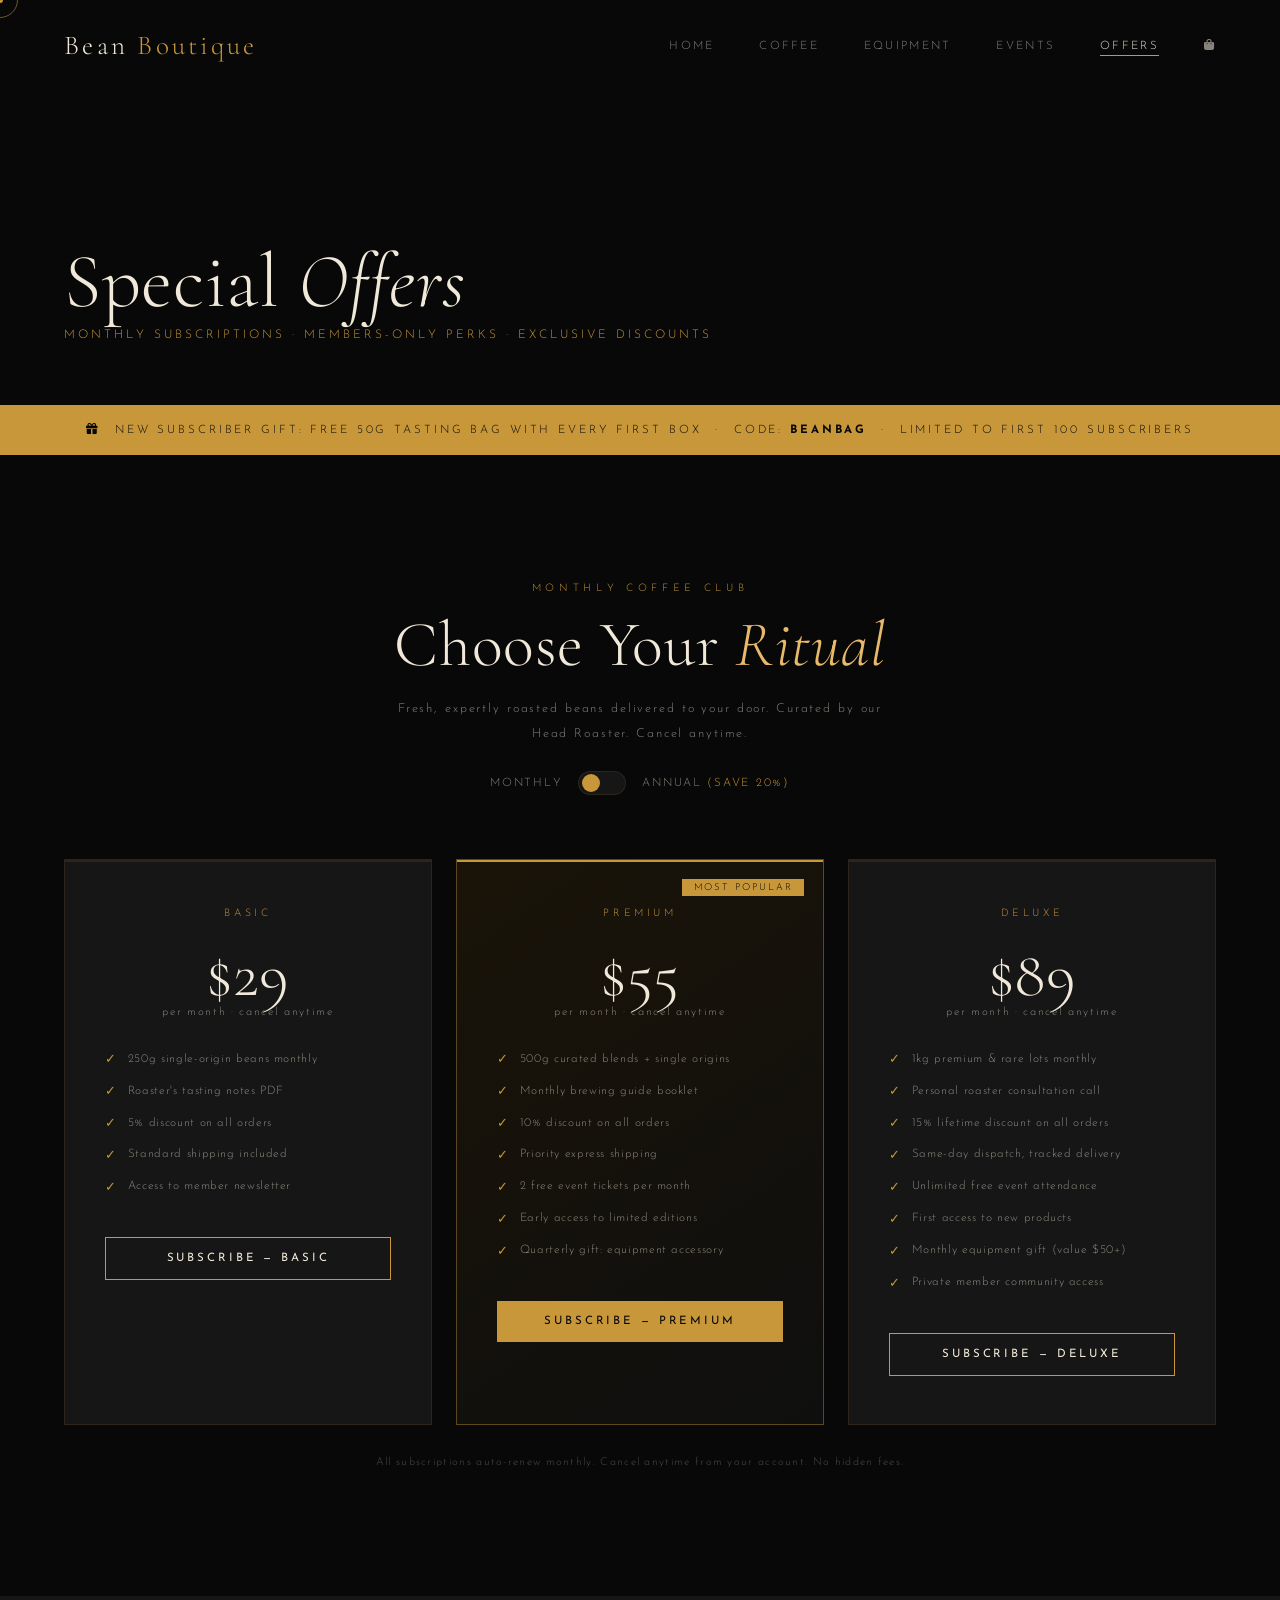
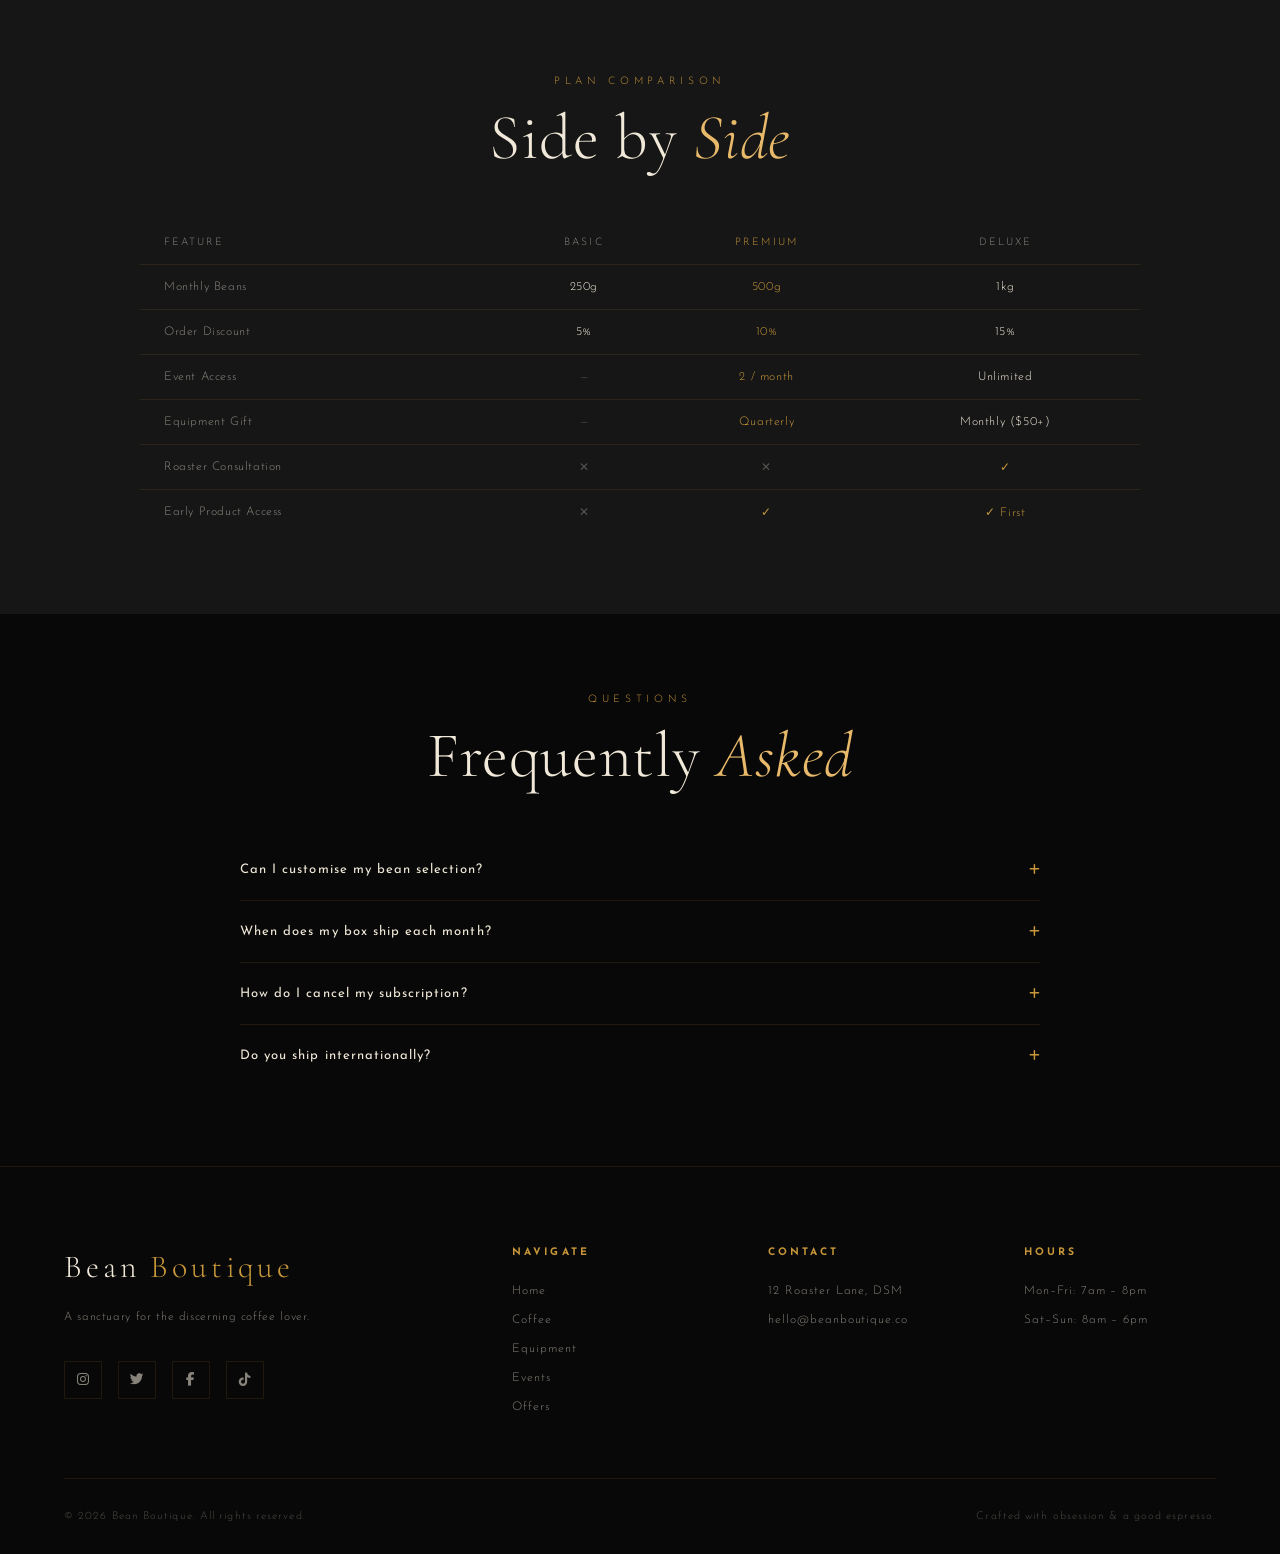
<file: offers.html>
<!DOCTYPE html>
<html lang="en">
<head>
  <meta charset="UTF-8" />
  <meta name="viewport" content="width=device-width, initial-scale=1.0" />
  <title>Special Offers — Bean Boutique</title>
  <link rel="stylesheet" href="style.css" />
  <link rel="stylesheet" href="https://cdnjs.cloudflare.com/ajax/libs/font-awesome/6.5.0/css/all.min.css" />
</head>
<body>

<div class="page-loader"><div class="loader-logo">Bean <span>Boutique</span></div></div>
<div id="scroll-progress"></div>
<div class="cursor-dot"></div>
<div class="cursor-ring"></div>

<!-- NAVBAR -->
<nav class="navbar">
  <a href="index.html" class="nav-logo">Bean <span>Boutique</span></a>
  <ul class="nav-links">
    <li><a href="index.html">Home</a></li>
    <li><a href="coffee.html">Coffee</a></li>
    <li><a href="equipment.html">Equipment</a></li>
    <li><a href="events.html">Events</a></li>
    <li><a href="offers.html" class="active">Offers</a></li>
    <li><a href="cart.html" class="nav-cart-icon"><i class="fas fa-shopping-bag"></i><span class="cart-count">0</span></a></li>
  </ul>
  <div class="hamburger"><span></span><span></span><span></span></div>
</nav>
<div class="mobile-nav">
  <a href="index.html">Home</a><a href="coffee.html">Coffee</a><a href="equipment.html">Equipment</a>
  <a href="events.html">Events</a><a href="offers.html">Offers</a><a href="cart.html">Cart</a>
</div>

<!-- PAGE HERO -->
<div class="page-hero" style="background-image:url('https://images.unsplash.com/photo-1442512595331-e89e73853f31?w=1920&q=80');">
  <div style="position:absolute;inset:0;background:linear-gradient(to top,rgba(8,8,8,0.95) 0%,rgba(8,8,8,0.4) 100%);"></div>
  <div class="page-hero-content">
    <h1 class="page-hero-title">Special <em>Offers</em></h1>
    <p class="page-hero-sub">Monthly Subscriptions · Members-Only Perks · Exclusive Discounts</p>
  </div>
</div>

<!-- CURRENT OFFERS BANNER -->
<section style="background:var(--gold);padding:1.2rem 4rem;">
  <div style="max-width:1300px;margin:0 auto;display:flex;justify-content:center;align-items:center;gap:2rem;flex-wrap:wrap;">
    <p style="font-size:0.72rem;letter-spacing:0.25em;text-transform:uppercase;color:var(--black);font-family:var(--font-body);">
      <i class="fas fa-gift"></i> &nbsp;New subscriber gift: Free 50g tasting bag with every first box &nbsp;·&nbsp; Code: <strong>BEANBAG</strong> &nbsp;·&nbsp; Limited to first 100 subscribers
    </p>
  </div>
</section>

<!-- SUBSCRIPTION PLANS -->
<section class="section" style="background:var(--black);">
  <div style="max-width:1300px;margin:0 auto;text-align:center;">
    <p class="section-label reveal" style="text-align:center;">Monthly Coffee Club</p>
    <h2 class="section-title reveal reveal-delay-1" style="text-align:center;max-width:600px;margin:0 auto 1rem;">
      Choose Your <em>Ritual</em>
    </h2>
    <p class="section-subtitle reveal reveal-delay-2" style="text-align:center;margin:0 auto 1.5rem;">
      Fresh, expertly roasted beans delivered to your door. Curated by our Head Roaster. Cancel anytime.
    </p>

    <!-- Toggle Monthly/Annual -->
    <div class="reveal" style="display:flex;align-items:center;justify-content:center;gap:1rem;margin-bottom:3rem;">
      <span style="font-size:0.72rem;letter-spacing:0.15em;text-transform:uppercase;color:var(--cream-dim);">Monthly</span>
      <div id="billing-toggle" onclick="toggleBilling()" style="width:48px;height:24px;background:var(--charcoal);border:1px solid var(--border-glass);border-radius:12px;cursor:none;position:relative;transition:background 0.3s;">
        <div id="toggle-knob" style="width:18px;height:18px;background:var(--gold);border-radius:50%;position:absolute;top:2px;left:3px;transition:left 0.3s;"></div>
      </div>
      <span style="font-size:0.72rem;letter-spacing:0.15em;text-transform:uppercase;color:var(--cream-dim);">Annual <span style="color:var(--gold);">(Save 20%)</span></span>
    </div>

    <div class="offers-grid">

      <!-- Basic -->
      <div class="offer-card reveal">
        <div class="offer-plan">Basic</div>
        <div class="offer-price" id="basic-price">$29</div>
        <div class="offer-period">per month · cancel anytime</div>
        <ul class="offer-features">
          <li>250g single-origin beans monthly</li>
          <li>Roaster's tasting notes PDF</li>
          <li>5% discount on all orders</li>
          <li>Standard shipping included</li>
          <li>Access to member newsletter</li>
        </ul>
        <button class="btn-outline subscribe-btn" data-plan="Basic" style="width:100%;padding:0.9rem;font-size:0.72rem;">
          Subscribe — Basic
        </button>
      </div>

      <!-- Premium (featured) -->
      <div class="offer-card featured reveal reveal-delay-1">
        <div class="offer-badge">Most Popular</div>
        <div class="offer-plan">Premium</div>
        <div class="offer-price" id="premium-price">$55</div>
        <div class="offer-period">per month · cancel anytime</div>
        <ul class="offer-features">
          <li>500g curated blends + single origins</li>
          <li>Monthly brewing guide booklet</li>
          <li>10% discount on all orders</li>
          <li>Priority express shipping</li>
          <li>2 free event tickets per month</li>
          <li>Early access to limited editions</li>
          <li>Quarterly gift: equipment accessory</li>
        </ul>
        <button class="btn-primary subscribe-btn" data-plan="Premium" style="width:100%;padding:0.9rem;font-size:0.72rem;">
          <span>Subscribe — Premium</span>
        </button>
      </div>

      <!-- Deluxe -->
      <div class="offer-card reveal reveal-delay-2">
        <div class="offer-plan">Deluxe</div>
        <div class="offer-price" id="deluxe-price">$89</div>
        <div class="offer-period">per month · cancel anytime</div>
        <ul class="offer-features">
          <li>1kg premium & rare lots monthly</li>
          <li>Personal roaster consultation call</li>
          <li>15% lifetime discount on all orders</li>
          <li>Same-day dispatch, tracked delivery</li>
          <li>Unlimited free event attendance</li>
          <li>First access to new products</li>
          <li>Monthly equipment gift (value $50+)</li>
          <li>Private member community access</li>
        </ul>
        <button class="btn-outline subscribe-btn" data-plan="Deluxe" style="width:100%;padding:0.9rem;font-size:0.72rem;">
          Subscribe — Deluxe
        </button>
      </div>

    </div><!-- /offers-grid -->

    <p class="reveal" style="margin-top:2rem;font-size:0.68rem;color:rgba(240,232,216,0.3);letter-spacing:0.12em;text-align:center;">
      All subscriptions auto-renew monthly. Cancel anytime from your account. No hidden fees.
    </p>
  </div>
</section>

<!-- COMPARISON TABLE -->
<section class="section" style="background:var(--charcoal);padding-top:5rem;padding-bottom:5rem;">
  <div style="max-width:1000px;margin:0 auto;">
    <p class="section-label reveal" style="text-align:center;">Plan Comparison</p>
    <h2 class="section-title reveal reveal-delay-1" style="text-align:center;margin-bottom:3rem;">Side by <em>Side</em></h2>

    <div class="reveal" style="overflow-x:auto;">
      <table style="width:100%;border-collapse:collapse;font-size:0.75rem;letter-spacing:0.05em;">
        <thead>
          <tr style="border-bottom:1px solid var(--border-glass);">
            <th style="text-align:left;padding:1rem 1.5rem;color:var(--cream-dim);font-weight:300;text-transform:uppercase;letter-spacing:0.2em;font-size:0.65rem;">Feature</th>
            <th style="text-align:center;padding:1rem;color:var(--cream-dim);font-weight:300;text-transform:uppercase;letter-spacing:0.2em;font-size:0.65rem;">Basic</th>
            <th style="text-align:center;padding:1rem;color:var(--gold);font-weight:300;text-transform:uppercase;letter-spacing:0.2em;font-size:0.65rem;">Premium</th>
            <th style="text-align:center;padding:1rem;color:var(--cream-dim);font-weight:300;text-transform:uppercase;letter-spacing:0.2em;font-size:0.65rem;">Deluxe</th>
          </tr>
        </thead>
        <tbody>
          <tr style="border-bottom:1px solid var(--border-glass);">
            <td style="padding:1rem 1.5rem;color:var(--cream-dim);">Monthly Beans</td>
            <td style="text-align:center;padding:1rem;color:var(--cream);">250g</td>
            <td style="text-align:center;padding:1rem;color:var(--gold);">500g</td>
            <td style="text-align:center;padding:1rem;color:var(--cream);">1kg</td>
          </tr>
          <tr style="border-bottom:1px solid var(--border-glass);">
            <td style="padding:1rem 1.5rem;color:var(--cream-dim);">Order Discount</td>
            <td style="text-align:center;padding:1rem;color:var(--cream);">5%</td>
            <td style="text-align:center;padding:1rem;color:var(--gold);">10%</td>
            <td style="text-align:center;padding:1rem;color:var(--cream);">15%</td>
          </tr>
          <tr style="border-bottom:1px solid var(--border-glass);">
            <td style="padding:1rem 1.5rem;color:var(--cream-dim);">Event Access</td>
            <td style="text-align:center;padding:1rem;color:rgba(240,232,216,0.3);">—</td>
            <td style="text-align:center;padding:1rem;color:var(--gold);">2 / month</td>
            <td style="text-align:center;padding:1rem;color:var(--cream);">Unlimited</td>
          </tr>
          <tr style="border-bottom:1px solid var(--border-glass);">
            <td style="padding:1rem 1.5rem;color:var(--cream-dim);">Equipment Gift</td>
            <td style="text-align:center;padding:1rem;color:rgba(240,232,216,0.3);">—</td>
            <td style="text-align:center;padding:1rem;color:var(--gold);">Quarterly</td>
            <td style="text-align:center;padding:1rem;color:var(--cream);">Monthly ($50+)</td>
          </tr>
          <tr style="border-bottom:1px solid var(--border-glass);">
            <td style="padding:1rem 1.5rem;color:var(--cream-dim);">Roaster Consultation</td>
            <td style="text-align:center;color:rgba(240,232,216,0.3);">✕</td>
            <td style="text-align:center;color:rgba(240,232,216,0.3);">✕</td>
            <td style="text-align:center;color:var(--gold);">✓</td>
          </tr>
          <tr>
            <td style="padding:1rem 1.5rem;color:var(--cream-dim);">Early Product Access</td>
            <td style="text-align:center;color:rgba(240,232,216,0.3);">✕</td>
            <td style="text-align:center;color:var(--gold);">✓</td>
            <td style="text-align:center;color:var(--gold);">✓ First</td>
          </tr>
        </tbody>
      </table>
    </div>
  </div>
</section>

<!-- FAQ -->
<section class="section" style="background:var(--black);padding-top:5rem;padding-bottom:5rem;">
  <div style="max-width:800px;margin:0 auto;">
    <p class="section-label reveal" style="text-align:center;">Questions</p>
    <h2 class="section-title reveal reveal-delay-1" style="text-align:center;margin-bottom:3rem;">Frequently <em>Asked</em></h2>

    <div style="display:flex;flex-direction:column;gap:0;">
      <!-- FAQ Items -->
      <div class="faq-item reveal" style="border-bottom:1px solid var(--border-glass);padding:1.5rem 0;">
        <button class="faq-q" onclick="toggleFaq(this)" style="width:100%;display:flex;justify-content:space-between;align-items:center;cursor:none;background:none;border:none;text-align:left;">
          <span style="font-size:0.82rem;letter-spacing:0.08em;color:var(--cream);">Can I customise my bean selection?</span>
          <i class="fas fa-plus" style="color:var(--gold);font-size:0.75rem;transition:transform 0.3s;flex-shrink:0;margin-left:1rem;"></i>
        </button>
        <div class="faq-a" style="max-height:0;overflow:hidden;transition:max-height 0.4s ease;">
          <p style="font-size:0.75rem;line-height:2;color:var(--cream-dim);padding-top:1rem;">Yes — after your first box you can log in and set preferences including roast level (light, medium, dark), origin, and processing method. Premium and Deluxe subscribers can also request specific origins.</p>
        </div>
      </div>
      <div class="faq-item reveal reveal-delay-1" style="border-bottom:1px solid var(--border-glass);padding:1.5rem 0;">
        <button class="faq-q" onclick="toggleFaq(this)" style="width:100%;display:flex;justify-content:space-between;align-items:center;cursor:none;background:none;border:none;text-align:left;">
          <span style="font-size:0.82rem;letter-spacing:0.08em;color:var(--cream);">When does my box ship each month?</span>
          <i class="fas fa-plus" style="color:var(--gold);font-size:0.75rem;transition:transform 0.3s;flex-shrink:0;margin-left:1rem;"></i>
        </button>
        <div class="faq-a" style="max-height:0;overflow:hidden;transition:max-height 0.4s ease;">
          <p style="font-size:0.75rem;line-height:2;color:var(--cream-dim);padding-top:1rem;">Boxes are roasted and shipped on the 1st of every month (or the next business day). You'll receive tracking information via email. Deluxe subscribers receive same-day dispatch with next-day delivery.</p>
        </div>
      </div>
      <div class="faq-item reveal reveal-delay-2" style="border-bottom:1px solid var(--border-glass);padding:1.5rem 0;">
        <button class="faq-q" onclick="toggleFaq(this)" style="width:100%;display:flex;justify-content:space-between;align-items:center;cursor:none;background:none;border:none;text-align:left;">
          <span style="font-size:0.82rem;letter-spacing:0.08em;color:var(--cream);">How do I cancel my subscription?</span>
          <i class="fas fa-plus" style="color:var(--gold);font-size:0.75rem;transition:transform 0.3s;flex-shrink:0;margin-left:1rem;"></i>
        </button>
        <div class="faq-a" style="max-height:0;overflow:hidden;transition:max-height 0.4s ease;">
          <p style="font-size:0.75rem;line-height:2;color:var(--cream-dim);padding-top:1rem;">Cancel anytime from your account dashboard with one click, or email us at hello@beanboutique.co. Cancel before the 25th of the month to avoid the next billing cycle. No questions asked, no fees.</p>
        </div>
      </div>
      <div class="faq-item reveal" style="padding:1.5rem 0;">
        <button class="faq-q" onclick="toggleFaq(this)" style="width:100%;display:flex;justify-content:space-between;align-items:center;cursor:none;background:none;border:none;text-align:left;">
          <span style="font-size:0.82rem;letter-spacing:0.08em;color:var(--cream);">Do you ship internationally?</span>
          <i class="fas fa-plus" style="color:var(--gold);font-size:0.75rem;transition:transform 0.3s;flex-shrink:0;margin-left:1rem;"></i>
        </button>
        <div class="faq-a" style="max-height:0;overflow:hidden;transition:max-height 0.4s ease;">
          <p style="font-size:0.75rem;line-height:2;color:var(--cream-dim);padding-top:1rem;">Currently we ship across East Africa (Tanzania, Kenya, Uganda, Rwanda). International shipping to Europe and North America is launching Q3 2026. Join the waitlist by emailing hello@beanboutique.co.</p>
        </div>
      </div>
    </div>
  </div>
</section>

<!-- FOOTER -->
<footer>
  <div class="footer-grid">
    <div class="footer-brand">
      <span class="nav-logo">Bean <span>Boutique</span></span>
      <p class="footer-tagline">A sanctuary for the discerning coffee lover.</p>
      <div class="social-links">
        <a href="#"><i class="fab fa-instagram"></i></a>
        <a href="#"><i class="fab fa-twitter"></i></a>
        <a href="#"><i class="fab fa-facebook-f"></i></a>
        <a href="#"><i class="fab fa-tiktok"></i></a>
      </div>
    </div>
    <div class="footer-col"><h5>Navigate</h5><ul>
      <li><a href="index.html">Home</a></li><li><a href="coffee.html">Coffee</a></li>
      <li><a href="equipment.html">Equipment</a></li><li><a href="events.html">Events</a></li>
      <li><a href="offers.html">Offers</a></li>
    </ul></div>
    <div class="footer-col"><h5>Contact</h5><ul>
      <li><a href="#">12 Roaster Lane, DSM</a></li>
      <li><a href="mailto:hello@beanboutique.co">hello@beanboutique.co</a></li>
    </ul></div>
    <div class="footer-col"><h5>Hours</h5><ul>
      <li><a href="#">Mon–Fri: 7am – 8pm</a></li>
      <li><a href="#">Sat–Sun: 8am – 6pm</a></li>
    </ul></div>
  </div>
  <div class="footer-bottom">
    <p>© 2026 Bean Boutique. All rights reserved.</p>
    <p>Crafted with obsession &amp; a good espresso.</p>
  </div>
</footer>

<script src="script.js"></script>
<script>
// Billing toggle
let isAnnual = false;
const prices = { basic: 29, premium: 55, deluxe: 89 };

function toggleBilling() {
  isAnnual = !isAnnual;
  const knob = document.getElementById('toggle-knob');
  knob.style.left = isAnnual ? '27px' : '3px';

  const mult = isAnnual ? 0.8 : 1;
  document.getElementById('basic-price').textContent   = '$' + Math.round(prices.basic   * mult);
  document.getElementById('premium-price').textContent = '$' + Math.round(prices.premium * mult);
  document.getElementById('deluxe-price').textContent  = '$' + Math.round(prices.deluxe  * mult);
}

// FAQ accordion
function toggleFaq(btn) {
  const answer = btn.nextElementSibling;
  const icon   = btn.querySelector('i');
  const isOpen = answer.style.maxHeight && answer.style.maxHeight !== '0px';

  // Close all
  document.querySelectorAll('.faq-a').forEach(a => a.style.maxHeight = '0px');
  document.querySelectorAll('.faq-q i').forEach(i => { i.style.transform = 'rotate(0deg)'; });

  if (!isOpen) {
    answer.style.maxHeight = answer.scrollHeight + 'px';
    icon.style.transform = 'rotate(45deg)';
  }
}
</script>
</body>
</html>
</file>
<file: style.css>
/* ============================================================
   BEAN BOUTIQUE — Cinematic Dark Luxury Coffee Experience
   style.css — Main Stylesheet
   ============================================================ */

/* ── Google Fonts ─────────────────────────────────────────── */
@import url('https://fonts.googleapis.com/css2?family=Cormorant+Garamond:ital,wght@0,300;0,400;0,600;1,300;1,400&family=Josefin+Sans:wght@100;200;300;400&family=Playfair+Display:ital,wght@0,400;0,700;1,400&display=swap');

/* ── CSS Variables ────────────────────────────────────────── */
:root {
  --black:        #080808;
  --black-2:      #0f0f0f;
  --charcoal:     #161616;
  --charcoal-2:   #1e1e1e;
  --gold:         #c8973a;
  --gold-light:   #e8b96a;
  --gold-dim:     rgba(200, 151, 58, 0.18);
  --cream:        #f0e8d8;
  --cream-dim:    rgba(240, 232, 216, 0.55);
  --white-glass:  rgba(255, 255, 255, 0.04);
  --border-glass: rgba(200, 151, 58, 0.12);
  --shadow-gold:  0 0 40px rgba(200, 151, 58, 0.18);
  --font-display: 'Cormorant Garamond', serif;
  --font-body:    'Josefin Sans', sans-serif;
  --font-title:   'Playfair Display', serif;
  --transition:   0.45s cubic-bezier(0.25, 0.46, 0.45, 0.94);
  --transition-fast: 0.25s ease;
}

/* ── Reset & Base ─────────────────────────────────────────── */
*, *::before, *::after { margin: 0; padding: 0; box-sizing: border-box; }

html { scroll-behavior: smooth; font-size: 16px; }

body {
  background-color: var(--black);
  color: var(--cream);
  font-family: var(--font-body);
  font-weight: 300;
  letter-spacing: 0.04em;
  overflow-x: hidden;
  cursor: none;
}

a { text-decoration: none; color: inherit; }
ul { list-style: none; }
img { display: block; max-width: 100%; }
button { cursor: none; border: none; background: none; font-family: var(--font-body); }
input, textarea, select { font-family: var(--font-body); }

/* ── Custom Cursor ────────────────────────────────────────── */
.cursor-dot,
.cursor-ring {
  position: fixed;
  top: 0; left: 0;
  pointer-events: none;
  z-index: 9999;
  transform: translate(-50%, -50%);
  transition: opacity 0.3s;
}
.cursor-dot {
  width: 6px; height: 6px;
  background: var(--gold);
  border-radius: 50%;
}
.cursor-ring {
  width: 36px; height: 36px;
  border: 1px solid rgba(200, 151, 58, 0.55);
  border-radius: 50%;
  transition: width 0.3s, height 0.3s, border-color 0.3s;
}
.cursor-ring.hovering {
  width: 56px; height: 56px;
  border-color: var(--gold);
}

/* ── Scroll Progress Bar ──────────────────────────────────── */
#scroll-progress {
  position: fixed;
  top: 0; left: 0;
  height: 2px;
  background: linear-gradient(90deg, var(--gold), var(--gold-light));
  z-index: 9998;
  width: 0%;
  transition: width 0.1s linear;
}

/* ── Navbar ───────────────────────────────────────────────── */
.navbar {
  position: fixed;
  top: 0; left: 0; width: 100%;
  z-index: 1000;
  padding: 1.8rem 4rem;
  display: flex;
  align-items: center;
  justify-content: space-between;
  transition: var(--transition);
}
.navbar.scrolled {
  background: rgba(8, 8, 8, 0.88);
  backdrop-filter: blur(24px);
  -webkit-backdrop-filter: blur(24px);
  padding: 1.2rem 4rem;
  border-bottom: 1px solid var(--border-glass);
}
.nav-logo {
  font-family: var(--font-display);
  font-size: 1.7rem;
  font-weight: 300;
  letter-spacing: 0.12em;
  color: var(--cream);
}
.nav-logo span { color: var(--gold); }

.nav-links {
  display: flex;
  gap: 2.8rem;
  align-items: center;
}
.nav-links a {
  font-size: 0.72rem;
  letter-spacing: 0.2em;
  text-transform: uppercase;
  color: var(--cream-dim);
  position: relative;
  transition: color var(--transition-fast);
}
.nav-links a::after {
  content: '';
  position: absolute;
  bottom: -4px; left: 0;
  width: 0; height: 1px;
  background: var(--gold);
  transition: width var(--transition);
}
.nav-links a:hover,
.nav-links a.active { color: var(--cream); }
.nav-links a:hover::after,
.nav-links a.active::after { width: 100%; }

.nav-cart-icon {
  position: relative;
  font-size: 1.1rem;
}
.cart-count {
  position: absolute;
  top: -8px; right: -10px;
  background: var(--gold);
  color: var(--black);
  font-size: 0.6rem;
  font-weight: 400;
  width: 16px; height: 16px;
  border-radius: 50%;
  display: flex; align-items: center; justify-content: center;
  letter-spacing: 0;
}

/* Hamburger */
.hamburger {
  display: none;
  flex-direction: column;
  gap: 5px;
  cursor: none;
}
.hamburger span {
  width: 24px; height: 1px;
  background: var(--cream);
  transition: var(--transition);
}
.hamburger.open span:nth-child(1) { transform: translateY(6px) rotate(45deg); }
.hamburger.open span:nth-child(2) { opacity: 0; }
.hamburger.open span:nth-child(3) { transform: translateY(-6px) rotate(-45deg); }

/* Mobile nav */
.mobile-nav {
  display: none;
  position: fixed;
  inset: 0;
  background: rgba(8, 8, 8, 0.97);
  backdrop-filter: blur(30px);
  z-index: 999;
  flex-direction: column;
  align-items: center;
  justify-content: center;
  gap: 2.5rem;
  opacity: 0;
  pointer-events: none;
  transition: opacity var(--transition);
}
.mobile-nav.open { display: flex; opacity: 1; pointer-events: all; }
.mobile-nav a {
  font-family: var(--font-display);
  font-size: 2.8rem;
  font-weight: 300;
  letter-spacing: 0.1em;
  color: var(--cream-dim);
  transition: color var(--transition-fast);
}
.mobile-nav a:hover { color: var(--gold); }

/* ── Hero Section ─────────────────────────────────────────── */
.hero {
  position: relative;
  height: 100vh;
  min-height: 700px;
  display: flex;
  align-items: center;
  justify-content: center;
  overflow: hidden;
}
.hero-bg {
  position: absolute;
  inset: 0;
  background-image: url('https://images.unsplash.com/photo-1495474472287-4d71bcdd2085?w=1920&q=85');
  background-size: cover;
  background-position: center;
  transform: scale(1.08);
  transition: transform 8s ease;
}
.hero-bg.loaded { transform: scale(1); }
.hero-overlay {
  position: absolute;
  inset: 0;
  background: linear-gradient(
    135deg,
    rgba(8,8,8,0.85) 0%,
    rgba(8,8,8,0.5) 50%,
    rgba(8,8,8,0.78) 100%
  );
}
.hero-content {
  position: relative;
  text-align: center;
  z-index: 2;
  padding: 0 2rem;
}
.hero-eyebrow {
  font-size: 0.68rem;
  letter-spacing: 0.45em;
  text-transform: uppercase;
  color: var(--gold);
  margin-bottom: 1.8rem;
  opacity: 0;
  animation: fadeUp 1s 0.4s forwards;
}
.hero-title {
  font-family: var(--font-display);
  font-size: clamp(3.5rem, 8vw, 7.5rem);
  font-weight: 300;
  line-height: 1.05;
  letter-spacing: 0.02em;
  color: var(--cream);
  margin-bottom: 2rem;
  opacity: 0;
  animation: fadeUp 1s 0.7s forwards;
}
.hero-title em {
  font-style: italic;
  color: var(--gold-light);
}
.hero-subtitle {
  font-size: 0.78rem;
  letter-spacing: 0.25em;
  text-transform: uppercase;
  color: var(--cream-dim);
  margin-bottom: 3rem;
  opacity: 0;
  animation: fadeUp 1s 1s forwards;
}
.hero-cta {
  display: inline-block;
  padding: 1rem 3rem;
  border: 1px solid var(--gold);
  color: var(--cream);
  font-size: 0.72rem;
  letter-spacing: 0.3em;
  text-transform: uppercase;
  position: relative;
  overflow: hidden;
  transition: color var(--transition);
  opacity: 0;
  animation: fadeUp 1s 1.3s forwards;
}
.hero-cta::before {
  content: '';
  position: absolute;
  inset: 0;
  background: var(--gold);
  transform: translateX(-100%);
  transition: transform var(--transition);
  z-index: -1;
}
.hero-cta:hover { color: var(--black); }
.hero-cta:hover::before { transform: translateX(0); }

.scroll-arrow {
  position: absolute;
  bottom: 2.5rem;
  left: 50%;
  transform: translateX(-50%);
  display: flex;
  flex-direction: column;
  align-items: center;
  gap: 0.5rem;
  opacity: 0;
  animation: fadeUp 1s 1.8s forwards;
  cursor: none;
}
.scroll-arrow span {
  font-size: 0.6rem;
  letter-spacing: 0.3em;
  text-transform: uppercase;
  color: var(--cream-dim);
}
.scroll-arrow-line {
  width: 1px;
  height: 50px;
  background: linear-gradient(to bottom, var(--gold), transparent);
  animation: scrollLine 2s infinite;
}

/* ── Section Common ───────────────────────────────────────── */
.section {
  padding: 8rem 4rem;
}
.section-label {
  font-size: 0.65rem;
  letter-spacing: 0.45em;
  text-transform: uppercase;
  color: var(--gold);
  margin-bottom: 1rem;
}
.section-title {
  font-family: var(--font-display);
  font-size: clamp(2.4rem, 5vw, 4.5rem);
  font-weight: 300;
  line-height: 1.1;
  color: var(--cream);
  margin-bottom: 1.5rem;
}
.section-title em { font-style: italic; color: var(--gold-light); }
.section-subtitle {
  font-size: 0.78rem;
  letter-spacing: 0.15em;
  color: var(--cream-dim);
  max-width: 500px;
  line-height: 2;
}

/* ── Fade-in Scroll Animation ─────────────────────────────── */
.reveal {
  opacity: 0;
  transform: translateY(40px);
  transition: opacity 0.9s ease, transform 0.9s ease;
}
.reveal.visible {
  opacity: 1;
  transform: translateY(0);
}
.reveal-delay-1 { transition-delay: 0.1s; }
.reveal-delay-2 { transition-delay: 0.2s; }
.reveal-delay-3 { transition-delay: 0.3s; }
.reveal-delay-4 { transition-delay: 0.4s; }

/* ── Featured Coffee Grid ─────────────────────────────────── */
.featured-section {
  background: var(--black-2);
  position: relative;
}
.featured-section::before {
  content: '';
  position: absolute;
  top: 0; left: 0; right: 0;
  height: 1px;
  background: linear-gradient(90deg, transparent, var(--gold), transparent);
}

.featured-grid {
  display: grid;
  grid-template-columns: repeat(2, 1fr);
  gap: 1.5px;
  margin-top: 4rem;
}
.coffee-card {
  position: relative;
  overflow: hidden;
  height: 500px;
  background: var(--charcoal);
}
.coffee-card img {
  width: 100%; height: 100%;
  object-fit: cover;
  transition: transform 0.8s cubic-bezier(0.25,0.46,0.45,0.94);
}
.coffee-card:hover img { transform: scale(1.1); }
.coffee-card-overlay {
  position: absolute;
  inset: 0;
  background: linear-gradient(to top, rgba(8,8,8,0.92) 0%, transparent 55%);
  display: flex;
  flex-direction: column;
  justify-content: flex-end;
  padding: 2rem;
}
.coffee-card-name {
  font-family: var(--font-display);
  font-size: 1.6rem;
  font-weight: 300;
  color: var(--cream);
  margin-bottom: 0.3rem;
}
.coffee-card-note {
  font-size: 0.65rem;
  letter-spacing: 0.2em;
  text-transform: uppercase;
  color: var(--gold);
  margin-bottom: 1rem;
}
.coffee-card-btn {
  display: inline-block;
  padding: 0.6rem 1.5rem;
  border: 1px solid rgba(200,151,58,0.4);
  font-size: 0.65rem;
  letter-spacing: 0.2em;
  text-transform: uppercase;
  color: var(--cream);
  width: fit-content;
  opacity: 0;
  transform: translateY(10px);
  transition: opacity 0.4s, transform 0.4s, background var(--transition-fast), color var(--transition-fast);
}
.coffee-card:hover .coffee-card-btn {
  opacity: 1;
  transform: translateY(0);
}
.coffee-card-btn:hover {
  background: var(--gold);
  color: var(--black);
  border-color: var(--gold);
}

/* ── Brew Experience ──────────────────────────────────────── */
.brew-section {
  background: var(--black);
  display: grid;
  grid-template-columns: 1fr 1fr;
  gap: 0;
  padding: 0;
  min-height: 70vh;
}
.brew-visual {
  position: relative;
  overflow: hidden;
}
.brew-visual img {
  width: 100%; height: 100%;
  object-fit: cover;
  filter: brightness(0.65) saturate(0.8);
  transition: filter var(--transition);
}
.brew-section:hover .brew-visual img { filter: brightness(0.75) saturate(0.9); }
.brew-visual::after {
  content: '';
  position: absolute;
  inset: 0;
  background: linear-gradient(90deg, transparent 60%, var(--black) 100%);
}
.brew-content {
  display: flex;
  flex-direction: column;
  justify-content: center;
  padding: 6rem 5rem 6rem 4rem;
}
.brew-steps {
  margin-top: 3rem;
  display: flex;
  flex-direction: column;
  gap: 1.8rem;
}
.brew-step {
  display: flex;
  gap: 1.5rem;
  align-items: flex-start;
  padding-bottom: 1.8rem;
  border-bottom: 1px solid var(--border-glass);
}
.brew-step:last-child { border-bottom: none; }
.brew-step-num {
  font-family: var(--font-display);
  font-size: 2.5rem;
  font-weight: 300;
  color: var(--gold-dim);
  line-height: 1;
  flex-shrink: 0;
  width: 2.5rem;
}
.brew-step-info h4 {
  font-size: 0.78rem;
  letter-spacing: 0.2em;
  text-transform: uppercase;
  color: var(--cream);
  margin-bottom: 0.4rem;
}
.brew-step-info p {
  font-size: 0.75rem;
  line-height: 1.8;
  color: var(--cream-dim);
}

/* ── Events Preview ───────────────────────────────────────── */
.events-preview {
  background: var(--charcoal);
  position: relative;
  overflow: hidden;
}
.events-preview::before {
  content: 'EVENTS';
  position: absolute;
  top: 50%;
  left: -2rem;
  transform: translateY(-50%) rotate(-90deg);
  font-family: var(--font-display);
  font-size: 12rem;
  font-weight: 300;
  color: rgba(200,151,58,0.03);
  letter-spacing: 0.1em;
  pointer-events: none;
  white-space: nowrap;
}
.events-grid {
  display: grid;
  grid-template-columns: repeat(3, 1fr);
  gap: 1.5rem;
  margin-top: 4rem;
}
.event-card {
  background: var(--white-glass);
  border: 1px solid var(--border-glass);
  backdrop-filter: blur(10px);
  padding: 2.5rem;
  position: relative;
  overflow: hidden;
  transition: border-color var(--transition), box-shadow var(--transition);
}
.event-card::before {
  content: '';
  position: absolute;
  top: 0; left: 0; right: 0;
  height: 2px;
  background: var(--gold);
  transform: scaleX(0);
  transform-origin: left;
  transition: transform var(--transition);
}
.event-card:hover { border-color: rgba(200,151,58,0.3); box-shadow: var(--shadow-gold); }
.event-card:hover::before { transform: scaleX(1); }
.event-date {
  font-size: 0.65rem;
  letter-spacing: 0.3em;
  text-transform: uppercase;
  color: var(--gold);
  margin-bottom: 1rem;
}
.event-title {
  font-family: var(--font-display);
  font-size: 1.6rem;
  font-weight: 300;
  color: var(--cream);
  margin-bottom: 0.8rem;
}
.event-desc {
  font-size: 0.73rem;
  line-height: 1.9;
  color: var(--cream-dim);
  margin-bottom: 1.5rem;
}
.event-link {
  font-size: 0.65rem;
  letter-spacing: 0.25em;
  text-transform: uppercase;
  color: var(--gold);
  display: flex;
  align-items: center;
  gap: 0.5rem;
  transition: gap var(--transition-fast);
}
.event-link:hover { gap: 0.9rem; }

/* ── Subscription Banner ──────────────────────────────────── */
.sub-banner {
  position: relative;
  padding: 8rem 4rem;
  background: var(--black-2);
  text-align: center;
  overflow: hidden;
}
.sub-banner::before {
  content: '';
  position: absolute;
  top: 50%; left: 50%;
  transform: translate(-50%, -50%);
  width: 600px; height: 600px;
  background: radial-gradient(circle, rgba(200,151,58,0.07) 0%, transparent 70%);
  pointer-events: none;
}
.sub-banner .section-title { max-width: 700px; margin: 0 auto 1rem; }
.sub-banner .section-subtitle { margin: 0 auto 3rem; text-align: center; }

/* ── Buttons ──────────────────────────────────────────────── */
.btn-primary {
  display: inline-block;
  padding: 1rem 3rem;
  background: var(--gold);
  color: var(--black);
  font-size: 0.72rem;
  letter-spacing: 0.25em;
  text-transform: uppercase;
  position: relative;
  overflow: hidden;
  transition: var(--transition);
}
.btn-primary::after {
  content: '';
  position: absolute;
  inset: 0;
  background: var(--gold-light);
  transform: translateX(-100%);
  transition: transform var(--transition);
}
.btn-primary:hover::after { transform: translateX(0); }
.btn-primary span { position: relative; z-index: 1; }

.btn-outline {
  display: inline-block;
  padding: 1rem 3rem;
  border: 1px solid var(--gold);
  color: var(--cream);
  font-size: 0.72rem;
  letter-spacing: 0.25em;
  text-transform: uppercase;
  position: relative;
  overflow: hidden;
  transition: color var(--transition);
}
.btn-outline::before {
  content: '';
  position: absolute;
  inset: 0;
  background: var(--gold);
  transform: translateX(-100%);
  transition: transform var(--transition);
  z-index: -1;
}
.btn-outline:hover { color: var(--black); }
.btn-outline:hover::before { transform: translateX(0); }

/* ── Footer ───────────────────────────────────────────────── */
footer {
  background: var(--black);
  border-top: 1px solid var(--border-glass);
  padding: 5rem 4rem 2rem;
}
.footer-grid {
  display: grid;
  grid-template-columns: 2fr 1fr 1fr 1fr;
  gap: 4rem;
  margin-bottom: 4rem;
}
.footer-brand .nav-logo {
  font-size: 2rem;
  display: block;
  margin-bottom: 1.2rem;
}
.footer-tagline {
  font-size: 0.73rem;
  line-height: 2;
  color: var(--cream-dim);
  max-width: 280px;
  margin-bottom: 2rem;
}
.social-links {
  display: flex;
  gap: 1rem;
}
.social-links a {
  width: 38px; height: 38px;
  border: 1px solid var(--border-glass);
  display: flex; align-items: center; justify-content: center;
  font-size: 0.85rem;
  color: var(--cream-dim);
  transition: border-color var(--transition-fast), color var(--transition-fast), background var(--transition-fast);
}
.social-links a:hover {
  border-color: var(--gold);
  color: var(--gold);
  background: var(--gold-dim);
}
.footer-col h5 {
  font-size: 0.65rem;
  letter-spacing: 0.3em;
  text-transform: uppercase;
  color: var(--gold);
  margin-bottom: 1.5rem;
}
.footer-col ul { display: flex; flex-direction: column; gap: 0.8rem; }
.footer-col ul li a {
  font-size: 0.75rem;
  color: var(--cream-dim);
  letter-spacing: 0.08em;
  transition: color var(--transition-fast);
}
.footer-col ul li a:hover { color: var(--cream); }
.footer-bottom {
  border-top: 1px solid var(--border-glass);
  padding-top: 2rem;
  display: flex;
  justify-content: space-between;
  align-items: center;
}
.footer-bottom p {
  font-size: 0.68rem;
  color: rgba(240,232,216,0.3);
  letter-spacing: 0.1em;
}
.map-frame {
  width: 100%;
  height: 200px;
  border: 1px solid var(--border-glass);
  filter: grayscale(1) brightness(0.5) sepia(0.3);
  margin-top: 1rem;
}

/* ── Modal ────────────────────────────────────────────────── */
.modal-overlay {
  position: fixed;
  inset: 0;
  background: rgba(8,8,8,0.88);
  backdrop-filter: blur(12px);
  z-index: 2000;
  display: flex;
  align-items: center;
  justify-content: center;
  opacity: 0;
  pointer-events: none;
  transition: opacity var(--transition);
}
.modal-overlay.open { opacity: 1; pointer-events: all; }
.modal {
  background: var(--charcoal);
  border: 1px solid var(--border-glass);
  padding: 4rem;
  max-width: 480px;
  width: 90%;
  position: relative;
  transform: translateY(30px);
  transition: transform var(--transition);
  text-align: center;
}
.modal-overlay.open .modal { transform: translateY(0); }
.modal-close {
  position: absolute;
  top: 1.5rem; right: 1.5rem;
  font-size: 1.2rem;
  color: var(--cream-dim);
  cursor: none;
  transition: color var(--transition-fast);
}
.modal-close:hover { color: var(--gold); }
.modal-eyebrow {
  font-size: 0.65rem;
  letter-spacing: 0.4em;
  text-transform: uppercase;
  color: var(--gold);
  margin-bottom: 1rem;
}
.modal-title {
  font-family: var(--font-display);
  font-size: 2.8rem;
  font-weight: 300;
  color: var(--cream);
  line-height: 1.1;
  margin-bottom: 1rem;
}
.modal-text {
  font-size: 0.75rem;
  line-height: 1.9;
  color: var(--cream-dim);
  margin-bottom: 2rem;
}
.modal-code {
  display: inline-block;
  padding: 0.5rem 1.5rem;
  border: 1px dashed var(--gold);
  color: var(--gold);
  font-size: 1.2rem;
  letter-spacing: 0.3em;
  margin-bottom: 2rem;
}
.modal-input {
  width: 100%;
  background: rgba(255,255,255,0.04);
  border: 1px solid var(--border-glass);
  color: var(--cream);
  padding: 0.85rem 1.2rem;
  font-size: 0.8rem;
  letter-spacing: 0.1em;
  margin-bottom: 1rem;
  transition: border-color var(--transition-fast);
  outline: none;
}
.modal-input:focus { border-color: var(--gold); }

/* ── Coffee Page ──────────────────────────────────────────── */
.page-hero {
  height: 45vh;
  min-height: 350px;
  position: relative;
  display: flex;
  align-items: flex-end;
  padding: 4rem;
  background-image: url('https://images.unsplash.com/photo-1509042239860-f550ce710b93?w=1920&q=80');
  background-size: cover;
  background-position: center 30%;
  background-attachment: fixed;
}
.page-hero::after {
  content: '';
  position: absolute;
  inset: 0;
  background: linear-gradient(to top, rgba(8,8,8,0.95) 0%, rgba(8,8,8,0.4) 100%);
}
.page-hero-content { position: relative; z-index: 1; }
.page-hero-title {
  font-family: var(--font-display);
  font-size: clamp(3rem, 6vw, 6rem);
  font-weight: 300;
  color: var(--cream);
  line-height: 1;
}
.page-hero-sub {
  font-size: 0.75rem;
  letter-spacing: 0.25em;
  text-transform: uppercase;
  color: var(--gold);
  margin-top: 0.5rem;
}

/* Filter Bar */
.filter-bar {
  display: flex;
  align-items: center;
  gap: 1rem;
  flex-wrap: wrap;
  margin-bottom: 3rem;
}
.filter-search {
  flex: 1;
  min-width: 220px;
  position: relative;
}
.filter-search input {
  width: 100%;
  background: var(--white-glass);
  border: 1px solid var(--border-glass);
  color: var(--cream);
  padding: 0.8rem 1rem 0.8rem 2.8rem;
  font-size: 0.78rem;
  letter-spacing: 0.1em;
  outline: none;
  transition: border-color var(--transition-fast);
}
.filter-search input:focus { border-color: var(--gold); }
.filter-search input::placeholder { color: rgba(240,232,216,0.3); }
.filter-search-icon {
  position: absolute;
  top: 50%; left: 0.9rem;
  transform: translateY(-50%);
  color: var(--cream-dim);
  font-size: 0.85rem;
}
.filter-btn {
  padding: 0.8rem 1.5rem;
  border: 1px solid var(--border-glass);
  color: var(--cream-dim);
  font-size: 0.68rem;
  letter-spacing: 0.2em;
  text-transform: uppercase;
  transition: all var(--transition-fast);
  cursor: none;
}
.filter-btn:hover,
.filter-btn.active {
  border-color: var(--gold);
  color: var(--gold);
  background: var(--gold-dim);
}

/* Product Grid */
.product-grid {
  display: grid;
  grid-template-columns: repeat(auto-fill, minmax(300px, 1fr));
  gap: 1.5rem;
}
.product-card {
  background: var(--charcoal);
  border: 1px solid var(--border-glass);
  overflow: hidden;
  transition: border-color var(--transition), box-shadow var(--transition), transform var(--transition);
  position: relative;
}
.product-card:hover {
  border-color: rgba(200,151,58,0.35);
  box-shadow: var(--shadow-gold);
  transform: translateY(-4px);
}
.product-card-img {
  overflow: hidden;
  aspect-ratio: 4/3;
}
.product-card-img img {
  width: 100%; height: 100%;
  object-fit: cover;
  transition: transform 0.7s ease;
}
.product-card:hover .product-card-img img { transform: scale(1.08); }
.product-card-body { padding: 1.8rem; }
.product-badge {
  display: inline-block;
  font-size: 0.6rem;
  letter-spacing: 0.25em;
  text-transform: uppercase;
  color: var(--gold);
  border: 1px solid var(--gold-dim);
  padding: 0.2rem 0.6rem;
  margin-bottom: 0.8rem;
}
.product-name {
  font-family: var(--font-display);
  font-size: 1.5rem;
  font-weight: 300;
  color: var(--cream);
  margin-bottom: 0.4rem;
}
.product-notes {
  font-size: 0.7rem;
  letter-spacing: 0.1em;
  color: var(--cream-dim);
  margin-bottom: 0.8rem;
}
.product-desc {
  font-size: 0.73rem;
  line-height: 1.8;
  color: rgba(240,232,216,0.5);
  margin-bottom: 1.5rem;
}
.product-footer {
  display: flex;
  align-items: center;
  justify-content: space-between;
}
.product-price {
  font-family: var(--font-display);
  font-size: 1.5rem;
  font-weight: 300;
  color: var(--gold-light);
}
.add-to-cart-btn {
  padding: 0.6rem 1.2rem;
  background: transparent;
  border: 1px solid var(--gold);
  color: var(--cream);
  font-size: 0.65rem;
  letter-spacing: 0.2em;
  text-transform: uppercase;
  transition: all var(--transition-fast);
  cursor: none;
  position: relative;
  overflow: hidden;
}
.add-to-cart-btn::before {
  content: '';
  position: absolute;
  inset: 0;
  background: var(--gold);
  transform: scaleX(0);
  transform-origin: left;
  transition: transform var(--transition-fast);
  z-index: 0;
}
.add-to-cart-btn:hover::before { transform: scaleX(1); }
.add-to-cart-btn:hover { color: var(--black); }
.add-to-cart-btn span { position: relative; z-index: 1; }

/* ── Equipment Page ───────────────────────────────────────── */
.equip-grid {
  display: grid;
  grid-template-columns: repeat(auto-fill, minmax(420px, 1fr));
  gap: 1.5rem;
}
.equip-card {
  background: var(--charcoal);
  border: 1px solid var(--border-glass);
  overflow: hidden;
  transition: border-color var(--transition), box-shadow var(--transition);
}
.equip-card:hover { border-color: rgba(200,151,58,0.3); box-shadow: var(--shadow-gold); }
.equip-card-img {
  position: relative;
  overflow: hidden;
  height: 500px;
}
.equip-card-img img {
  width: 100%; height: 100%;
  object-fit: cover;
  transition: transform 0.7s ease;
}
.equip-card:hover .equip-card-img img { transform: scale(1.06); }
.equip-tips {
  position: absolute;
  inset: 0;
  background: rgba(8,8,8,0.88);
  backdrop-filter: blur(4px);
  display: flex;
  flex-direction: column;
  justify-content: center;
  padding: 2rem;
  opacity: 0;
  transform: translateY(10px);
  transition: opacity var(--transition), transform var(--transition);
}
.equip-card:hover .equip-tips { opacity: 1; transform: translateY(0); }
.equip-tips h4 {
  font-size: 0.65rem;
  letter-spacing: 0.3em;
  text-transform: uppercase;
  color: var(--gold);
  margin-bottom: 0.8rem;
}
.equip-tips ul { display: flex; flex-direction: column; gap: 0.5rem; }
.equip-tips ul li {
  font-size: 0.73rem;
  color: var(--cream-dim);
  line-height: 1.6;
  display: flex; gap: 0.5rem; align-items: flex-start;
}
.equip-tips ul li::before { content: '—'; color: var(--gold); flex-shrink: 0; }
.equip-card-body { padding: 1.8rem; }

/* ── Events Page ──────────────────────────────────────────── */
.events-grid-full {
  display: grid;
  grid-template-columns: 1fr 1fr;
  gap: 1.5rem;
}
.event-card-full {
  background: var(--charcoal);
  border: 1px solid var(--border-glass);
  overflow: hidden;
  display: grid;
  grid-template-columns: 1fr 1fr;
  transition: border-color var(--transition), box-shadow var(--transition);
}
.event-card-full:hover { border-color: rgba(200,151,58,0.3); box-shadow: var(--shadow-gold); }
.event-card-img {
  overflow: hidden;
}
.event-card-img img {
  width: 100%; height: 100%;
  object-fit: cover;
  filter: brightness(0.7) saturate(0.7);
  transition: filter var(--transition), transform var(--transition);
}
.event-card-full:hover .event-card-img img { filter: brightness(0.85) saturate(0.85); transform: scale(1.05); }
.event-card-body { padding: 2.5rem 2rem; }

/* Registration Form */
.reg-form-section {
  background: var(--charcoal);
  border: 1px solid var(--border-glass);
  padding: 4rem;
  max-width: 680px;
  margin: 4rem auto 0;
}
.form-row {
  display: grid;
  grid-template-columns: 1fr 1fr;
  gap: 1rem;
  margin-bottom: 1rem;
}
.form-group {
  position: relative;
  margin-bottom: 1rem;
}
.form-label {
  display: block;
  font-size: 0.65rem;
  letter-spacing: 0.25em;
  text-transform: uppercase;
  color: var(--gold);
  margin-bottom: 0.5rem;
}
.form-input {
  width: 100%;
  background: rgba(255,255,255,0.03);
  border: 1px solid var(--border-glass);
  color: var(--cream);
  padding: 0.9rem 1.1rem;
  font-size: 0.8rem;
  letter-spacing: 0.08em;
  outline: none;
  transition: border-color var(--transition-fast), box-shadow var(--transition-fast);
}
.form-input:focus {
  border-color: var(--gold);
  box-shadow: 0 0 20px rgba(200,151,58,0.1);
}
.form-input::placeholder { color: rgba(240,232,216,0.25); }
select.form-input option { background: var(--charcoal); }

/* ── Cart Page ────────────────────────────────────────────── */
.cart-wrapper {
  display: grid;
  grid-template-columns: 1fr 380px;
  gap: 2rem;
  align-items: start;
}
.cart-items { display: flex; flex-direction: column; gap: 1rem; }
.cart-item {
  display: grid;
  grid-template-columns: 80px 1fr auto;
  gap: 1.5rem;
  align-items: center;
  background: var(--charcoal);
  border: 1px solid var(--border-glass);
  padding: 1.2rem;
  transition: border-color var(--transition-fast);
}
.cart-item:hover { border-color: rgba(200,151,58,0.2); }
.cart-item-img {
  width: 80px; height: 80px;
  object-fit: cover;
  filter: brightness(0.85);
}
.cart-item-name {
  font-family: var(--font-display);
  font-size: 1.2rem;
  font-weight: 300;
  color: var(--cream);
  margin-bottom: 0.2rem;
}
.cart-item-note {
  font-size: 0.68rem;
  letter-spacing: 0.1em;
  color: var(--cream-dim);
}
.cart-item-actions {
  display: flex;
  flex-direction: column;
  align-items: flex-end;
  gap: 0.7rem;
}
.cart-item-price {
  font-family: var(--font-display);
  font-size: 1.3rem;
  color: var(--gold-light);
}
.qty-controls {
  display: flex;
  align-items: center;
  gap: 0.5rem;
}
.qty-btn {
  width: 28px; height: 28px;
  border: 1px solid var(--border-glass);
  color: var(--cream);
  display: flex; align-items: center; justify-content: center;
  font-size: 1rem;
  cursor: none;
  transition: border-color var(--transition-fast), color var(--transition-fast);
}
.qty-btn:hover { border-color: var(--gold); color: var(--gold); }
.qty-display {
  width: 32px;
  text-align: center;
  font-size: 0.85rem;
  color: var(--cream);
}
.remove-btn {
  font-size: 0.65rem;
  letter-spacing: 0.15em;
  text-transform: uppercase;
  color: rgba(240,232,216,0.3);
  cursor: none;
  transition: color var(--transition-fast);
  border-bottom: 1px solid transparent;
}
.remove-btn:hover { color: #c0392b; border-color: #c0392b; }

.cart-summary {
  background: var(--charcoal);
  border: 1px solid var(--border-glass);
  padding: 2.5rem;
  position: sticky;
  top: 100px;
}
.cart-summary h3 {
  font-family: var(--font-display);
  font-size: 1.6rem;
  font-weight: 300;
  color: var(--cream);
  margin-bottom: 2rem;
  padding-bottom: 1rem;
  border-bottom: 1px solid var(--border-glass);
}
.summary-line {
  display: flex;
  justify-content: space-between;
  margin-bottom: 0.8rem;
  font-size: 0.75rem;
  color: var(--cream-dim);
  letter-spacing: 0.08em;
}
.summary-total {
  display: flex;
  justify-content: space-between;
  padding-top: 1rem;
  margin-top: 1rem;
  border-top: 1px solid var(--border-glass);
  font-size: 0.8rem;
  letter-spacing: 0.1em;
  text-transform: uppercase;
  color: var(--cream);
}
.summary-total-price {
  font-family: var(--font-display);
  font-size: 1.8rem;
  color: var(--gold-light);
  font-weight: 300;
}
.cart-empty {
  text-align: center;
  padding: 6rem 2rem;
  color: var(--cream-dim);
}
.cart-empty h3 {
  font-family: var(--font-display);
  font-size: 2rem;
  font-weight: 300;
  margin-bottom: 1rem;
}
.cart-empty p { font-size: 0.78rem; margin-bottom: 2rem; }

/* ── Offers Page ──────────────────────────────────────────── */
.offers-grid {
  display: grid;
  grid-template-columns: repeat(3, 1fr);
  gap: 1.5rem;
  margin-top: 4rem;
}
.offer-card {
  background: var(--charcoal);
  border: 1px solid var(--border-glass);
  padding: 3rem 2.5rem;
  text-align: center;
  position: relative;
  overflow: hidden;
  transition: border-color var(--transition), box-shadow var(--transition), transform var(--transition);
}
.offer-card::before {
  content: '';
  position: absolute;
  top: 0; left: 0; right: 0;
  height: 2px;
  background: var(--border-glass);
  transition: background var(--transition);
}
.offer-card:hover::before { background: var(--gold); }
.offer-card:hover {
  border-color: rgba(200,151,58,0.3);
  box-shadow: var(--shadow-gold);
  transform: translateY(-6px);
}
.offer-card.featured {
  background: linear-gradient(145deg, #1a1408, #0f0f0f);
  border-color: rgba(200,151,58,0.4);
}
.offer-card.featured::before { background: var(--gold); }
.offer-badge {
  position: absolute;
  top: 1.2rem; right: 1.2rem;
  font-size: 0.6rem;
  letter-spacing: 0.2em;
  text-transform: uppercase;
  color: var(--black);
  background: var(--gold);
  padding: 0.25rem 0.7rem;
}
.offer-plan {
  font-size: 0.65rem;
  letter-spacing: 0.35em;
  text-transform: uppercase;
  color: var(--gold);
  margin-bottom: 1.5rem;
}
.offer-price {
  font-family: var(--font-display);
  font-size: 4rem;
  font-weight: 300;
  color: var(--cream);
  line-height: 1;
}
.offer-period {
  font-size: 0.7rem;
  color: var(--cream-dim);
  letter-spacing: 0.15em;
  margin-bottom: 2rem;
}
.offer-features {
  display: flex;
  flex-direction: column;
  gap: 0.8rem;
  margin-bottom: 2.5rem;
  text-align: left;
}
.offer-features li {
  font-size: 0.73rem;
  color: var(--cream-dim);
  display: flex;
  gap: 0.7rem;
  align-items: center;
  line-height: 1.5;
}
.offer-features li::before {
  content: '✓';
  color: var(--gold);
  flex-shrink: 0;
  font-size: 0.8rem;
}

/* ── Slider ───────────────────────────────────────────────── */
.slider-wrapper {
  position: relative;
  overflow: hidden;
  margin-top: 4rem;
}
.slider-track {
  display: flex;
  transition: transform 0.7s cubic-bezier(0.25,0.46,0.45,0.94);
}
.slider-slide {
  min-width: calc(33.333% - 1rem);
  margin-right: 1rem;
  flex-shrink: 0;
}
.slider-controls {
  display: flex;
  gap: 0.5rem;
  justify-content: center;
  margin-top: 2rem;
}
.slider-btn {
  width: 40px; height: 40px;
  border: 1px solid var(--border-glass);
  color: var(--cream-dim);
  display: flex; align-items: center; justify-content: center;
  cursor: none;
  transition: all var(--transition-fast);
}
.slider-btn:hover { border-color: var(--gold); color: var(--gold); }
.slider-dots {
  display: flex;
  gap: 0.5rem;
  justify-content: center;
  margin-top: 1.5rem;
}
.slider-dot {
  width: 6px; height: 6px;
  border-radius: 50%;
  background: var(--border-glass);
  cursor: none;
  transition: background var(--transition-fast), transform var(--transition-fast);
}
.slider-dot.active { background: var(--gold); transform: scale(1.3); }

/* ── Toast Notification ───────────────────────────────────── */
.toast {
  position: fixed;
  bottom: 2rem;
  right: 2rem;
  background: var(--charcoal);
  border: 1px solid var(--gold);
  border-left: 3px solid var(--gold);
  padding: 1rem 1.5rem;
  z-index: 3000;
  transform: translateX(120%);
  transition: transform var(--transition);
  max-width: 300px;
}
.toast.show { transform: translateX(0); }
.toast-title {
  font-size: 0.72rem;
  letter-spacing: 0.15em;
  text-transform: uppercase;
  color: var(--gold);
  margin-bottom: 0.2rem;
}
.toast-msg { font-size: 0.73rem; color: var(--cream-dim); }

/* ── Keyframes ────────────────────────────────────────────── */
@keyframes fadeUp {
  from { opacity: 0; transform: translateY(30px); }
  to   { opacity: 1; transform: translateY(0); }
}
@keyframes scrollLine {
  0%   { transform: scaleY(0); transform-origin: top; }
  50%  { transform: scaleY(1); transform-origin: top; }
  51%  { transform: scaleY(1); transform-origin: bottom; }
  100% { transform: scaleY(0); transform-origin: bottom; }
}
@keyframes float {
  0%, 100% { transform: translateY(0); }
  50%       { transform: translateY(-10px); }
}
@keyframes pulse-gold {
  0%, 100% { box-shadow: 0 0 0 0 rgba(200,151,58,0); }
  50%       { box-shadow: 0 0 0 8px rgba(200,151,58,0.12); }
}
@keyframes ripple {
  to { transform: scale(4); opacity: 0; }
}

/* Ripple effect on buttons */
.ripple-effect {
  position: absolute;
  border-radius: 50%;
  background: rgba(255,255,255,0.15);
  transform: scale(0);
  animation: ripple 0.6s linear;
  pointer-events: none;
}

/* ── Page Loading ─────────────────────────────────────────── */
.page-loader {
  position: fixed;
  inset: 0;
  background: var(--black);
  z-index: 9997;
  display: flex;
  align-items: center;
  justify-content: center;
  transition: opacity 0.8s ease, visibility 0.8s ease;
}
.page-loader.hide { opacity: 0; visibility: hidden; }
.loader-logo {
  font-family: var(--font-display);
  font-size: 2rem;
  letter-spacing: 0.3em;
  color: var(--cream);
  animation: float 1.5s ease-in-out infinite;
}
.loader-logo span { color: var(--gold); }

/* ── Parallax ─────────────────────────────────────────────── */
.parallax-container {
  overflow: hidden;
  position: relative;
}
.parallax-img {
  will-change: transform;
}

/* ── Misc ─────────────────────────────────────────────────── */
.gold-line {
  width: 50px;
  height: 1px;
  background: var(--gold);
  margin: 1.5rem 0;
}
.text-gold { color: var(--gold); }
.mt-sm { margin-top: 1.5rem; }
.mt-md { margin-top: 3rem; }
.hidden { display: none !important; }

/* ── Responsive ───────────────────────────────────────────── */
@media (max-width: 1100px) {
  .footer-grid { grid-template-columns: 1fr 1fr; }
  .events-grid { grid-template-columns: 1fr 1fr; }
  .cart-wrapper { grid-template-columns: 1fr; }
}
@media (max-width: 900px) {
  .navbar { padding: 1.4rem 2rem; }
  .navbar.scrolled { padding: 1rem 2rem; }
  .nav-links { display: none; }
  .hamburger { display: flex; }
  .section { padding: 5rem 2rem; }
  .featured-grid { grid-template-columns: 1fr; }
  .brew-section { grid-template-columns: 1fr; }
  .brew-visual { height: 300px; }
  .events-grid { grid-template-columns: 1fr; }
  .offers-grid { grid-template-columns: 1fr; }
  .events-grid-full { grid-template-columns: 1fr; }
  .event-card-full { grid-template-columns: 1fr; }
  .event-card-img { height: 200px; }
  .form-row { grid-template-columns: 1fr; }
  .slider-slide { min-width: calc(50% - 0.5rem); }
  .footer-grid { grid-template-columns: 1fr 1fr; gap: 2rem; }
  .page-hero { background-attachment: scroll; }
}
@media (max-width: 600px) {
  .featured-grid { grid-template-columns: 1fr; }
  .offers-grid { grid-template-columns: 1fr; }
  .footer-grid { grid-template-columns: 1fr; }
  .hero-title { font-size: 3rem; }
  .slider-slide { min-width: 100%; }
  .footer-bottom { flex-direction: column; gap: 1rem; text-align: center; }
  .reg-form-section { padding: 2rem; }
}
</file>
